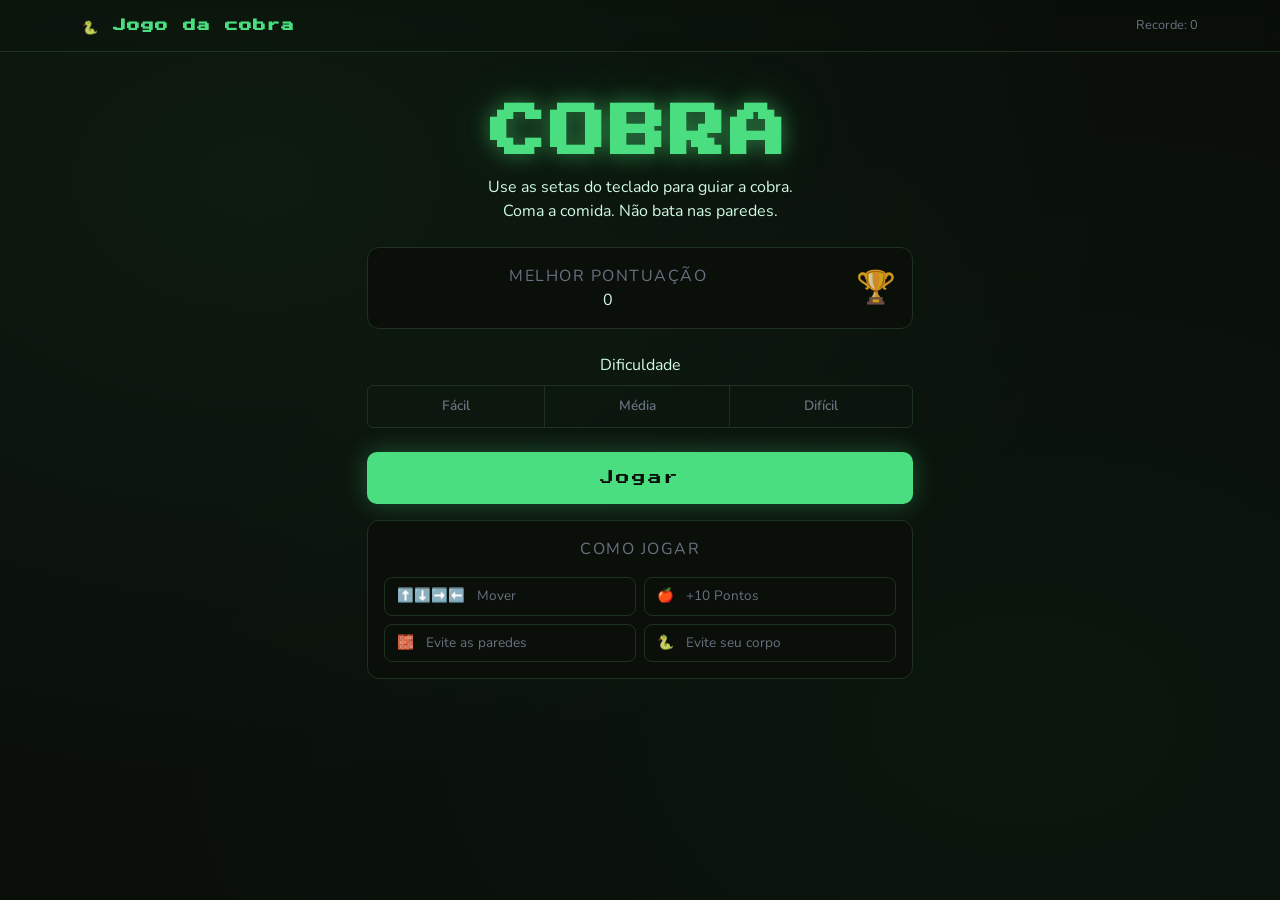
<file: index.html>
<!DOCTYPE html>
<html lang="en">
<head>
    <meta charset="UTF-8">
    <meta name="viewport" content="width=device-width, initial-scale=1.0">
    <title>SnakeMenu</title>
    <link rel="stylesheet" href="https://cdn.jsdelivr.net/npm/bootstrap@5.3.8/dist/css/bootstrap.min.css">
    <link rel="stylesheet" href="index.css">
</head>
<body>
    <header>
        <nav class="navbar navbar-dark">
            <div class="container">
                <span class="navbar-brand fw-bold fs-4">🐍 Jogo da cobra </span>
                <span class="navbar-text" id="nav-recorde">Recorde: 0</span>
            </div>
        </nav>
    </header>

    <main class="container py-5">
        <div class="row justify-content-center">
            <div class="col-12 col-md-8 col-lg-6 text-center">
                <div class="titulo-bloco mb-4">
                    <h1 class="display-3 fw-bold titulo-jogo">COBRA</h1>
                    <p class="lead-subtitulo">Use as setas do teclado para guiar a cobra. <br> Coma a comida. Não bata nas paredes.</p>
                </div>
                <div class="card card-recorde mb-4">
                    <div class="card-body py-3">
                        <div class="row align-itens-center">
                            <div class="col">
                                <span class="label-card">Melhor pontuação</span>
                                <div class="valor recorde" id="recorde-display">0</div>
                            </div>
                            <div class="col-auto">
                                <span class="icone-trofeu">🏆</span>
                            </div>
                        </div>
                    </div>
                </div>
                <div class="mb-4">
                    <p class="label-secao mb-2">Dificuldade</p>
                    <div class="btn-group w-100" role="group">
                        <input type="radio" class="btn-check" name="dificuldade" id="facil" value="200">
                        <label class="btn btn-outline-dif" for="facil">Fácil</label>

                        <input type="radio" class="btn-check" name="dificuldade" id="media" value="130">
                        <label class="btn btn-outline-dif" for="media">Média</label>

                        <input type="radio" class="btn-check" name="dificuldade" id="dificil" value="70">
                        <label class="btn btn-outline-dif" for="dificil">Difícil</label>
                    </div>
                </div>
                <a href="jogo.html" class="btn btn-jogar w-100 mb-3" id="btn-jogar">Jogar</a>
                <div class="card card-instrucoes">
                    <div class="card-body">
                        <p class="label-card mb-3">Como jogar</p>
                        <div class="row g-2 text-start">
                            <div class="col-6"><div class="instrucoes-item">⬆️⬇️➡️⬅️ &nbsp; Mover</div></div>
                            <div class="col-6"><div class="instrucoes-item">🍎 &nbsp; +10 Pontos</div></div>
                            <div class="col-6"><div class="instrucoes-item">🧱 &nbsp; Evite as paredes</div></div>
                            <div class="col-6"><div class="instrucoes-item">🐍 &nbsp; Evite seu corpo</div></div>
                        </div>
                    </div>
                </div>
            </div>
        </div>
    </main>
    <script src="https://cdn.jsdelivr.net/npm/bootstrap@5.3.3/dist/js/bootstrap.bundle.min.js"></script>
    <script>
        const recorde = localStorage.getItem("cobra_recorde") || 0;
        document.getElementById("record-display").textContent = recorde;
        document.getElementById("nav-record").textContent = "Recorde: " + recorde

        document.getElementById("btn-jogar").addEventListener("click", () => {
            const dificuldadeSelecionada = document.querySelector('input[name="dificuldade"]:checked').value;
            localStorage.setItem("cobra_velocidade", dificuldadeSelecionada);
        })
    </script>
</body>
</html>
</file>
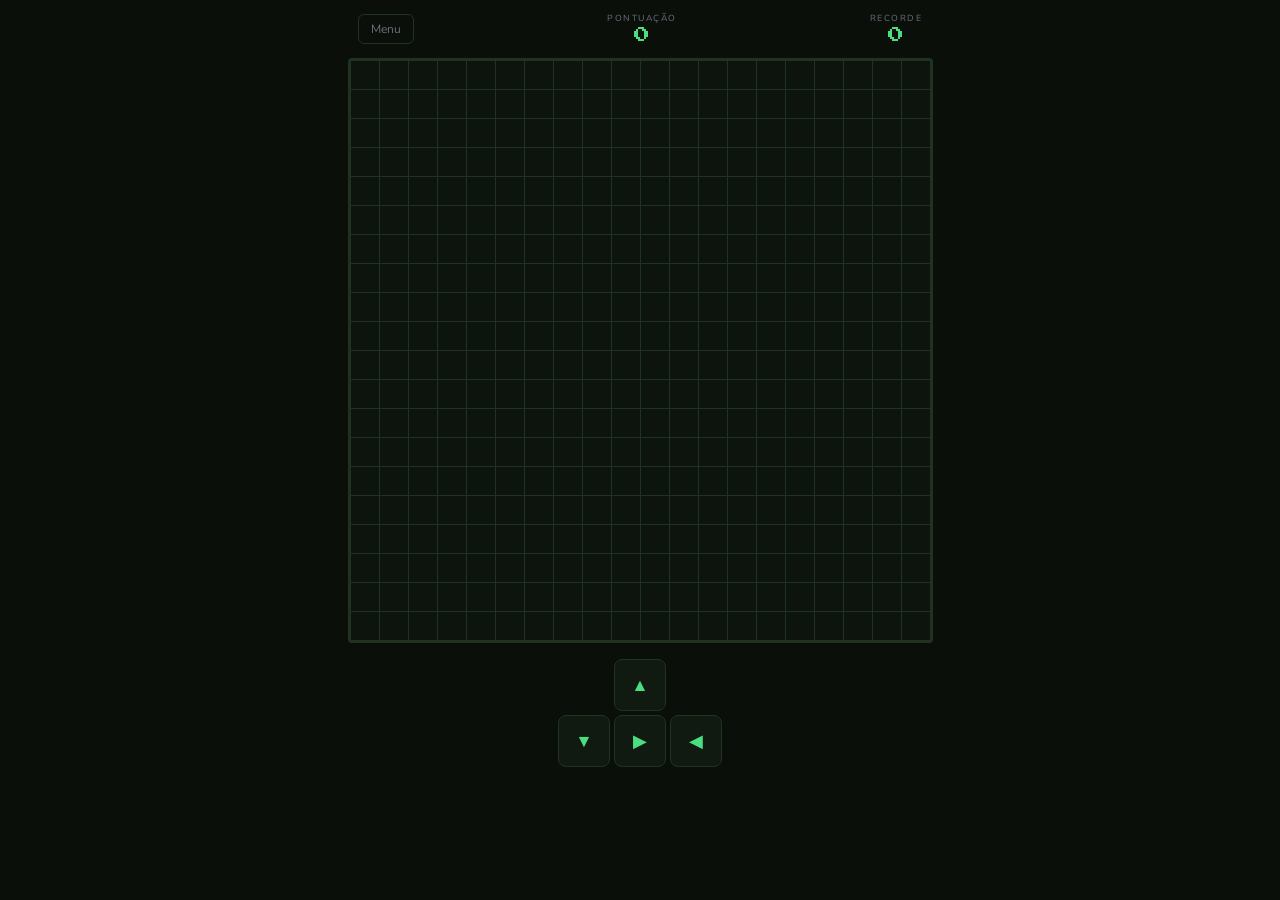
<file: jogo.html>
<!DOCTYPE html>
<html lang="pt-br">
<head>
    <meta charset="UTF-8">
    <meta name="viewport" content="width=device-width, initial-scale=1.0">
    <title>Cobra</title>
    <link rel="stylesheet" href="jogo.css">
</head>
<body>
    
    <!--HUD-->
    <div class="hud">
       <a href="index.html" class="btn-menu">Menu</a> 
       <div class="hud-centro">
            <span class="label-hud">Pontuação</span>
            <span class="valor-hud" id="pontuacao">0</span>
       </div>
       <div class="hud-direita">
            <span class="label-hud">Recorde</span>
            <span class="valor-hud" id="recorde">0</span>
       </div>
    </div>


    <!--GRID DO JOGO-->
    <div class="arena">
        <div class="grade" id="grade"></div>

        <!--TELA DE FIM DE JOGO-->
        <div class="overlay" id="overlay">
            <div class="overlay-conteudo">
                <p class="overlay-titulo" id="overlay-titulo">FIM DE JOGO</p>
                <p class="overlay-pontos" id="overlay-pontos">0 pontos</p>
                <p class="overlay-recorde" id="overlay-recorde"></p>
                <button class="btn-reiniciar" onclick="reiniciar()">Jogar Novamente</button>
                <a href="index.html" class="btn-voltar">Voltar ao Menu</a>
            </div>
        </div>
    </div>
    <!--CONTROLES SMARTPHONE-->
    <div class="controles-smartphone">
        <div class="linha-controle">
            <button class="btn-direcao" onclick="mudarDirecao('ArrowUp')">▲</button>
        </div>
        <div class="linha-controle">
            <button class="btn-direcao" onclick="mudarDirecao('ArrowDown')">▼</button>
            <button class="btn-direcao" onclick="mudarDirecao('ArrowLeft')">▶</button>
            <button class="btn-direcao" onclick="mudarDirecao('ArrowRight')">◀</button>
        </div>
    </div>
    
    <script src="jogo.js"></script>
</body>
</html>
</file>
<file: index.css>
@import url('https://fonts.googleapis.com/css2?family=Nunito:ital,wght@0,200..1000;1,200..1000&display=swap');
@import url('https://fonts.googleapis.com/css2?family=Nunito:ital,wght@0,200..1000;1,200..1000&family=Press+Start+2P&display=swap');

:root{
    --verde: #4ADE80;
    --verde-escuro: #16A24A;
    --fundo: #0A0F0A;
    --fundo-claro: #111A11;
    --borda: #1D3320;
    --texto: #D1FAE5;
    --esmaecido: #687280;
}

* {
    margin: 0;
    padding: 0;
    box-sizing: border-box;
}

body {
    font-family: nunito, sans-serif;
    background-color: var(--fundo);
    color: var(--texto);
    min-height: 100vh;
    background-image:
     radial-gradient(ellipse at 20% 20%, rgba(74, 222, 128, 0.06)0%, transparent 60%),
     radial-gradient(ellipse at 80% 80%, rgba(22, 163, 74, 0.05)0%, transparent 60%);
}

/*navbar*/
.navbar {
    background: rgba(10, 15, 10, 0.09);
    border-bottom: 1px solid var(--borda);
    backdrop-filter: blur(8px);
}
.navbar-brand {
    font-family: "Press Start 2P", monospace;
    font-size: 0.8rem !important;
    color: var(--verde) !important;
    letter-spacing: 1px;
}
.navbar-text{
    font-size: 0.8rem;
    color: var(--esmaecido);
}

/* Titulo */
.titulo-jogo {
    font-family: "Press Start 2P", monospace;
    font-size: clamp(2rem, 8vw, 3.5rem) !important;
    color: var(--verde);
    text-shadow: 
        0 0 20px rgba(74, 222, 120, 0.5),
        0 0 60px rgba(74, 222, 120, 0.2);
    line-height: 1.2;
    letter-spacing: 4px;
}
.subtitulo{
    color: var(--esmaecido);
    font-size: 0.9rem;
    line-height: 1.7;
}

/*Cards*/
.card-recorde,
.card-instrucoes{
    background-color: var(--fundo);
    border: 1px solid var(--borda);
    border-radius: 12px;
    color: var(--texto);
}
.label-card{
    font: 0.7rem;
    text-transform: uppercase;
    letter-spacing: 1.5px;
    color: var(--esmaecido);
    margin-bottom: 4px;
}
.valor-recorde{
    font-family: "Press Start 2P", monospace;
    font-size: 1.8rem;
    color: var(--verde);
    line-height: 1;
}
.icone-trofeu{
    font-size: 2rem;
    opacity: 0.8;
}

/*DIFICULDADE*/
.labal-secao{
    font-size: 0.7rem;
    text-transform: uppercase;
    letter-spacing: 1.5px;
    color: var(--esmaecido);
}
.btn-outline-dif{
    background: var(--fundo-card);
    border-color: var(--borda);
    color: var(--esmaecido);
    font-weight: 600;
    font-size: 0.85rem;
    padding: 10px;
    transition: all 0.2s;
}
.btn-check:checked + .btn-outline-dif{
    background: var(--verde-escuro);
    border-color: var(--verde);
    color: #ffffff;
}
.btn-outline-dif:hover{
    background: #1A2E1A;
    border-color: var(--verde) !important;
    color: var(--verde) !important;
}
.btn-jogar{
    font-family: "Press Start 2P", monospace;
    font-size: 0.85rem;
    background: var(--verde);
    color: #0A0F0A;
    border: none;
    border-radius: 10px;
    padding: 16px;
    letter-spacing: 2px;
    text-decoration: none;
    display: block;
    transition: all 0.2s;
    box-shadow: 0 0 24px rgba(74, 222, 128, 0.3);
}
.btn-jogar:hover{
    background: #86EFAC;
    color: #0A0F0A;
    box-shadow: 0 0 40px rgba(74, 222, 128, 0.5);
    transform:  translateY(-2px);
}

/*Instruções*/
.instrucoes-item{
    background: #0A0F0A;
    border: 1px solid var(--borda);
    border-radius: 8px;
    padding: 8px 12px;
    font-size: 0.85rem;
    color: var(--esmaecido);
}
</file>
<file: jogo.css>
@import url('https://fonts.googleapis.com/css2?family=Nunito:ital,wght@0,200..1000;1,200..1000&family=Press+Start+2P&display=swap');

:root {
    --verde: #4ADE80;
    --verde-escuro: #16A34A;
    --verde-cabeca: #86EFAC;
    --comida: #F87171;
    --fundo: #0A0F0A;
    --fundo-grade: #0D140D;
    --borda: #1F3320;
    --texto: #D1FAE5;
    --esmaecido: #6B7280;
    --tamanho-celula: 28px;
    --colunas: 20;
}

* {
    box-sizing: border-box;
    margin: 0;
    padding: 0;
}

body {
    font-family: "Nunito", sans-serif;
    background: var(--fundo);
    color: var(--texto);
    min-height: 100vh;
    display: flex;
    flex-direction: column;
    align-items: center;
    overflow: hidden;
    user-select: none;
}

.hud {
    width: 100%;
    max-width: calc(var(--tamanho-celula) * var(--colunas) + 4px);
    display: flex;
    align-items: center;
    justify-content: space-between;
    padding: 12px 0;
    gap: 8px;
}

.btn-menu {
    font-size: 0.75rem;
    color: var(--esmaecido);
    text-decoration: none;
    padding: 6px 12px;
    border: 1px solid var(--borda);
    border-radius: 6px;
    transition: color 0.2s, border-color 0.2s;
    white-space: nowrap;
}

.btn-menu:hover {
    color: var(--verde);
    border-color: var(--verde);
}

.hud-centro,
.hud-direita {
    display: flex;
    flex-direction: column;
    align-items: center;
}

.label-hud {
    font-size: 0.55rem;
    text-transform: uppercase;
    letter-spacing: 1.5px;
    color: var(--esmaecido);
}

.valor-hud {
    font-family: "Press Start 2P", monospace;
    font-size: 1rem;
    color: var(--verde);
    line-height: 1.4;
}

.arena {
    position: relative;
}

.grade {
    display: grid;
    grid-template-columns: repeat(var(--colunas), var(--tamanho-celula));
    grid-template-rows: repeat(var(--colunas), var(--tamanho-celula));
    background: var(--fundo-grade);
    border: 2px solid var(--borda);
    border-radius: 4px;
    gap: 1px;
    padding: 1px;
    background-image:
        linear-gradient(var(--borda) 1px, transparent 1px),
        linear-gradient(90deg, var(--borda) 1px, transparent 1px);
    background-size: calc(var(--tamanho-celula) + 1px) calc(var(--tamanho-celula) + 1px);
}

.celula {
    width: var(--tamanho-celula);
    height: var(--tamanho-celula);
    border-radius: 2px;
    transition: background-color 0.05s;
}

.celula.cobra {
    background-color: var(--verde);
    border-radius: 4px;
    box-shadow: 0 0 6px rgba(74, 222, 128, 0.4);
}

.celula.cabeca {
    background-color: var(--verde-cabeca);
    border-radius: 6px;
    box-shadow: 0 0 12px rgba(134, 239, 172, 0.7);
}

.celula.comida {
    background-color: var(--comida);
    border-radius: 50%;
    box-shadow: 0 0 10px rgba(248, 113, 113, 0.6);
    animation: pulsar 0.8s ease-in-out infinite alternate;
}

@keyframes pulsar {
    from {
        transform: scale(0.85);
    }

    to {
        transform: scale(1.05);
    }
}

/* OVERLAY GAME OVER */
.overlay {
    position: absolute;
    inset: 0;
    background: rgba(10, 15, 10, 0.92);
    display: none;
    align-items: center;
    justify-content: center;
    border-radius: 4px;
    backdrop-filter: blur(4px);
}

.overlay.visivel {
    display: flex;
}

.overlay-conteudo {
    text-align: center;
    display: flex;
    flex-direction: column;
    align-items: center;
    gap: 12px;
}

.overlay-titulo {
    font-family: "Press Start 2P", monospace;
    font-size: 1.4rem;
    color: var(--comida);
    text-shadow: 0 0 20px rgba(248, 113, 113, 0.5);
}

.overlay-pontos {
    font-family: "Press Start 2P", monospace;
    font-size: 1rem;
    color: var(--verde);
}

.overlay-recorde {
    font-size: 0.82rem;
    color: var(--esmaecido);
    min-height: 20px;
}

.btn-reiniciar {
    font-family: "Press Start 2P", monospace;
    font-size: 0.7rem;
    background: var(--verde);
    color: #0a0f0a;
    border: none;
    border-radius: 8px;
    padding: 14px 24px;
    cursor: pointer;
    letter-spacing: 1px;
    margin-top: 4px;
    transition: background 0.2s, transform 0.1s;
}

.btn-reiniciar:hover {
    background: #86efac;
    transform: translateY(-2px);
}

.btn-voltar {
    font-size: 0.8rem;
    color: var(--esmaecido);
    text-decoration: none;
    transition: color 0.2s;
}

.btn-voltar:hover {
    color: var(--verde);
}

/* CONTROLES MOBILE */
.controles-smartphone {
    margin-top: 16px;
    display: flex;
    flex-direction: column;
    align-items: center;
    gap: 4px;
}

.linha-controle {
    display: flex;
    gap: 4px;
}

.btn-direcao {
    width: 52px;
    height: 52px;
    background: #111a11;
    border: 1px solid var(--borda);
    border-radius: 8px;
    color: var(--verde);
    font-size: 1.1rem;
    cursor: pointer;
    transition: background 0.15s;
}

.btn-direcao:hover,
.btn-direcao:active {
    background: #1a2e1a;
}
</file>
